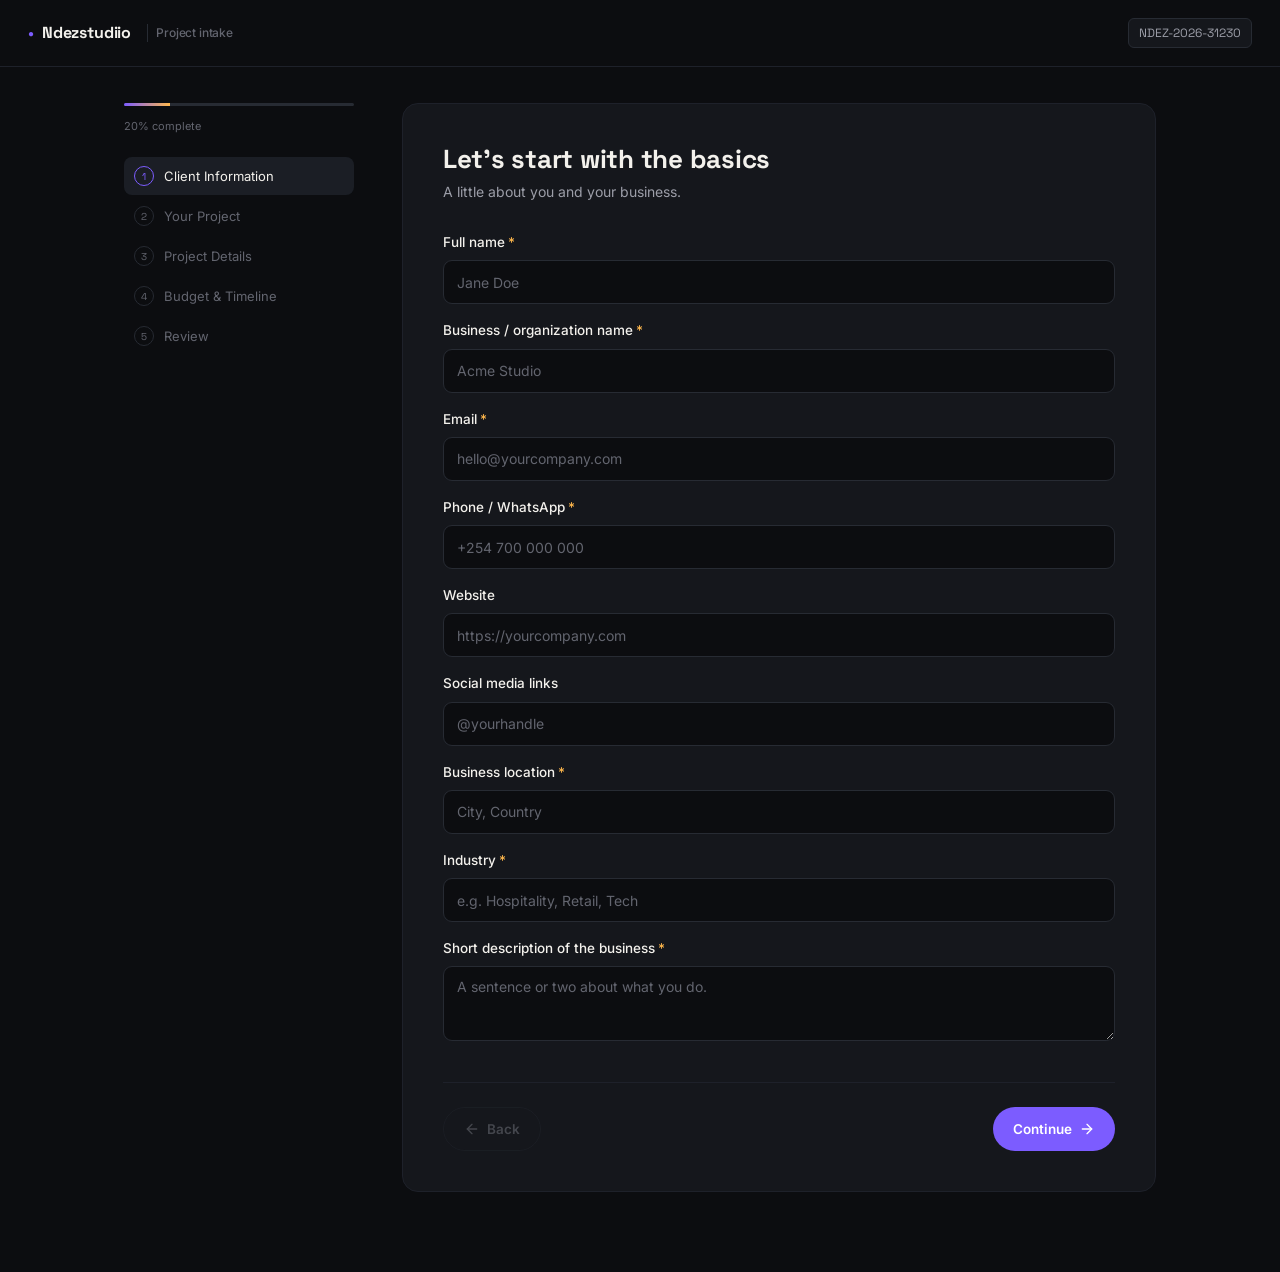
<file: index.html>
<!DOCTYPE html>
<html lang="en">
<head>
<meta charset="UTF-8" />
<meta name="viewport" content="width=device-width, initial-scale=1.0, viewport-fit=cover" />
<meta name="theme-color" content="#0C0D10" />
<title>Ndezstudiio — Project Intake</title>
<link rel="preconnect" href="https://fonts.googleapis.com">
<link rel="preconnect" href="https://fonts.gstatic.com" crossorigin>
<link href="https://fonts.googleapis.com/css2?family=Space+Grotesk:wght@500;600;700&family=Inter:wght@400;500;600&display=swap" rel="stylesheet">
<link rel="stylesheet" href="form-styles.css" />
</head>
<body>

<header class="header">
  <div class="wordmark">
    <span class="wordmark-dot">●</span> Ndezstudiio
    <span class="wordmark-sub">Project intake</span>
  </div>
  <div class="header-right" id="headerRight"></div>
</header>

<main id="app"></main>

<script src="form-script.js" defer></script>
</body>
</html>
</file>
<file: form-styles.css>
/* =========================================================
   THEME TOKENS
   ========================================================= */
:root {
  --bg: #0C0D10;
  --surface: #15171C;
  --surface-raised: #1B1E25;
  --border: #272B33;
  --border-soft: #1E212A;
  --text: #F3F1EC;
  --text-dim: #9C9EA8;
  --text-faint: #63656F;
  --accent: #7C5CFF;
  --accent-soft: rgba(124, 92, 255, 0.14);
  --amber: #FFB84D;
  --success: #4ADE80;
  --danger: #FF6B6B;
  --radius: 16px;
  --radius-sm: 9px;
  --shell-max: 1080px;
  --rail-width: 230px;
}

*, *::before, *::after { box-sizing: border-box; }

html, body {
  margin: 0; padding: 0;
  background: var(--bg); color: var(--text);
  font-family: 'Inter', system-ui, -apple-system, sans-serif;
  font-size: 14px; line-height: 1.5;
  min-height: 100dvh;
  -webkit-font-smoothing: antialiased;
  -webkit-text-size-adjust: 100%;
}

button { font-family: inherit; }
input, textarea, select { font-family: inherit; font-size: 16px; }

.spin { animation: spin 0.9s linear infinite; }
@keyframes spin { to { transform: rotate(360deg); } }
.center-pad { display: flex; justify-content: center; padding: 80px 0; color: var(--text-dim); }

/* =========================================================
   HEADER
   ========================================================= */
.header {
  display: flex; align-items: center; justify-content: space-between;
  gap: 12px; padding: 18px 28px;
  border-bottom: 1px solid var(--border-soft);
  position: sticky; top: 0; z-index: 20;
  background: var(--bg);
}
.wordmark {
  font-family: 'Space Grotesk', sans-serif; font-weight: 700; font-size: 16px;
  display: flex; align-items: center; gap: 8px; letter-spacing: -0.01em;
}
.wordmark-dot { color: var(--accent); font-size: 10px; }
.wordmark-sub {
  font-family: 'Inter', sans-serif; font-weight: 500; font-size: 12px;
  color: var(--text-faint); margin-left: 8px; padding-left: 8px;
  border-left: 1px solid var(--border);
}
.header-right { display: flex; align-items: center; gap: 14px; }
.save-indicator { display: flex; align-items: center; gap: 5px; font-size: 12px; color: var(--text-faint); }
.pid {
  font-family: 'Space Grotesk', sans-serif; font-size: 12px; color: var(--text-dim);
  background: var(--surface); border: 1px solid var(--border);
  padding: 5px 10px; border-radius: 6px; white-space: nowrap;
}

/* =========================================================
   SHELL / LAYOUT
   ========================================================= */
.shell {
  display: flex; max-width: var(--shell-max); margin: 0 auto;
  padding: 36px 24px 80px; gap: 48px; align-items: flex-start;
}
.main { flex: 1; min-width: 0; }
.card {
  background: var(--surface); border: 1px solid var(--border-soft);
  border-radius: var(--radius); padding: 40px;
  animation: fadeIn 0.35s ease;
}
@keyframes fadeIn {
  from { opacity: 0; transform: translateY(6px); }
  to { opacity: 1; transform: none; }
}

/* =========================================================
   PROGRESS RAIL
   ========================================================= */
.rail {
  width: var(--rail-width); flex-shrink: 0;
  position: sticky; top: 96px; align-self: flex-start;
  max-height: calc(100dvh - 120px); overflow-y: auto;
}
.rail-progress { margin-bottom: 22px; }
.rail-progress-track {
  height: 3px; background: var(--border); border-radius: 2px;
  overflow: hidden; margin-bottom: 8px;
}
.rail-progress-fill {
  height: 100%; background: linear-gradient(90deg, var(--accent), var(--amber));
  transition: width 0.35s ease;
}
.rail-progress span { font-size: 11px; color: var(--text-faint); }
.rail-list { list-style: none; margin: 0; padding: 0; display: flex; flex-direction: column; gap: 2px; }
.rail-item {
  cursor: pointer; display: flex; align-items: center; gap: 10px;
  font-size: 13px; padding: 9px 10px; border-radius: 8px;
  color: var(--text-faint); width: 100%; border: none; background: none;
  text-align: left; transition: background 0.15s, color 0.15s;
}
.rail-item:disabled { cursor: default; }
.rail-num {
  width: 20px; height: 20px; border-radius: 50%; border: 1px solid var(--border);
  flex-shrink: 0; display: flex; align-items: center; justify-content: center;
  font-size: 10px; font-family: 'Space Grotesk', sans-serif;
}
.rail-done .rail-num { background: var(--accent); border-color: var(--accent); color: #fff; }
.rail-active { color: var(--text); background: var(--surface-raised); }
.rail-active .rail-num { border-color: var(--accent); color: var(--accent); }
.rail-visited:hover { color: var(--text-dim); background: var(--surface-raised); }

.mobile-progress { display: none; margin-bottom: 18px; }
.mobile-progress-top {
  display: flex; justify-content: space-between; font-size: 12px;
  color: var(--text-dim); margin-bottom: 8px;
  font-family: 'Space Grotesk', sans-serif;
}

/* =========================================================
   TYPOGRAPHY
   ========================================================= */
.step-title {
  font-family: 'Space Grotesk', sans-serif; font-size: 26px; font-weight: 700;
  letter-spacing: -0.01em; margin: 0 0 6px; line-height: 1.2;
}
.step-subtitle { color: var(--text-dim); font-size: 14px; margin: 0 0 30px; }
.section-heading {
  font-family: 'Space Grotesk', sans-serif; font-size: 12px; text-transform: uppercase;
  letter-spacing: 0.06em; color: var(--amber); margin: 30px 0 4px;
}
.field-stack > div:first-child .section-heading { margin-top: 0; }

/* =========================================================
   FIELDS
   ========================================================= */
.field { margin: 16px 0; }
.field-label { display: block; font-size: 13.5px; font-weight: 500; margin-bottom: 8px; color: var(--text); }
.req { color: var(--amber); margin-left: 3px; }
.field-desc { font-size: 12.5px; color: var(--text-faint); margin: -4px 0 8px; }
.field-error { font-size: 12px; color: var(--danger); margin: 6px 0 0; }
.input, .textarea {
  width: 100%; background: var(--bg); border: 1px solid var(--border); color: var(--text);
  border-radius: var(--radius-sm); padding: 11px 13px; font-size: 14px;
  transition: border-color 0.15s; resize: vertical; min-height: 44px;
}
.input:focus, .textarea:focus { outline: none; border-color: var(--accent); }
.input-err { border-color: var(--danger) !important; }
.input::placeholder, .textarea::placeholder { color: var(--text-faint); }

/* =========================================================
   OPTIONS / CHIPS
   ========================================================= */
.option-grid { display: flex; flex-direction: column; gap: 8px; }
.option {
  cursor: pointer; display: flex; align-items: center; gap: 10px;
  border: 1px solid var(--border); border-radius: var(--radius-sm);
  padding: 11px 13px; font-size: 13.5px; color: var(--text-dim);
  background: transparent; text-align: left; width: 100%; min-height: 44px;
  transition: border-color 0.15s, color 0.15s, background 0.15s;
}
.option:hover { border-color: #3A3E4A; }
.option-active { border-color: var(--accent); background: var(--accent-soft); color: var(--text); }
.radio-dot {
  width: 14px; height: 14px; border-radius: 50%; border: 1.5px solid var(--border);
  flex-shrink: 0; position: relative;
}
.radio-dot-active { border-color: var(--accent); }
.radio-dot-active::after {
  content: ''; position: absolute; inset: 3px;
  background: var(--accent); border-radius: 50%;
}

.chip-row { display: flex; flex-wrap: wrap; gap: 8px; }
.chip {
  cursor: pointer; display: flex; align-items: center; gap: 5px;
  border: 1px solid var(--border); border-radius: 999px; padding: 8px 14px;
  font-size: 13px; color: var(--text-dim); background: transparent;
  min-height: 36px; transition: border-color 0.15s, color 0.15s, background 0.15s;
}
.chip:hover { border-color: #3A3E4A; }
.chip-active { border-color: var(--accent); background: var(--accent-soft); color: var(--text); }

/* =========================================================
   FILE UPLOAD
   ========================================================= */
.dropzone {
  display: flex; flex-direction: column; align-items: center; gap: 8px;
  text-align: center; border: 1.5px dashed var(--border); border-radius: 11px;
  padding: 26px 16px; cursor: pointer; color: var(--text-faint);
  font-size: 12.5px; transition: border-color 0.15s, color 0.15s;
}
.dropzone:hover { border-color: var(--accent); color: var(--text-dim); }
.file-list { display: flex; flex-wrap: wrap; gap: 8px; margin-top: 10px; }
.file-chip {
  display: flex; align-items: center; gap: 6px;
  background: var(--surface-raised); border: 1px solid var(--border);
  border-radius: 7px; padding: 6px 10px; font-size: 12px;
  color: var(--text-dim); max-width: 100%;
}
.file-chip span { overflow: hidden; text-overflow: ellipsis; white-space: nowrap; max-width: 160px; }
.file-chip button {
  cursor: pointer; display: flex; color: var(--text-faint);
  background: none; border: none; padding: 0;
}
.file-chip button:hover { color: var(--danger); }

/* =========================================================
   SERVICE CARDS
   ========================================================= */
.service-grid {
  display: grid; grid-template-columns: repeat(auto-fit, minmax(220px, 1fr)); gap: 12px;
}
.service-card {
  cursor: pointer; position: relative; display: flex; flex-direction: column; gap: 4px;
  border: 1px solid var(--border); border-radius: 12px; padding: 18px;
  background: var(--bg); text-align: left; color: var(--text);
  transition: border-color 0.15s, background 0.15s;
}
.service-card:hover { border-color: #3A3E4A; }
.service-card-active { border-color: var(--accent); background: var(--accent-soft); }
.service-icon { font-size: 17px; color: var(--amber); margin-bottom: 4px; }
.service-name { font-family: 'Space Grotesk', sans-serif; font-weight: 600; font-size: 14.5px; }
.service-desc { font-size: 12px; color: var(--text-faint); line-height: 1.4; }
.service-check {
  position: absolute; top: 14px; right: 14px; width: 18px; height: 18px;
  border-radius: 5px; border: 1.5px solid var(--border);
  display: flex; align-items: center; justify-content: center;
  color: #fff; font-size: 11px; font-weight: 700;
}
.service-check-active { background: var(--accent); border-color: var(--accent); }

/* =========================================================
   NAV BUTTONS
   ========================================================= */
.nav {
  display: flex; justify-content: space-between; gap: 12px;
  margin-top: 36px; padding-top: 24px; border-top: 1px solid var(--border-soft);
}
.btn-primary, .btn-ghost {
  cursor: pointer; display: inline-flex; align-items: center; justify-content: center;
  gap: 7px; font-weight: 600; font-size: 13.5px; padding: 11px 20px;
  border-radius: 999px; border: none; min-height: 44px;
  transition: opacity 0.15s, border-color 0.15s, color 0.15s;
}
.btn-primary { background: var(--accent); color: #fff; }
.btn-primary:hover { opacity: 0.9; }
.btn-primary:disabled { opacity: 0.6; cursor: default; }
.btn-ghost {
  border: 1px solid var(--border); color: var(--text-dim); background: transparent;
}
.btn-ghost:hover { border-color: #3A3E4A; color: var(--text); }
.btn-ghost:disabled { opacity: 0.35; cursor: default; }

/* =========================================================
   INFO / CONFIRM CARDS
   ========================================================= */
.info-card {
  max-width: 420px; margin: 60px auto; background: var(--surface);
  border: 1px solid var(--border-soft); border-radius: var(--radius);
  padding: 36px; text-align: center;
  display: flex; flex-direction: column; align-items: center; color: var(--amber);
}
.info-card h2 {
  font-family: 'Space Grotesk', sans-serif; color: var(--text);
  font-size: 20px; margin: 14px 0 6px;
}
.info-card p { color: var(--text-dim); font-size: 13.5px; margin: 0 0 20px; }
.info-meta {
  display: flex; flex-direction: column; gap: 4px; background: var(--bg);
  border: 1px solid var(--border); border-radius: var(--radius-sm);
  padding: 12px 20px; margin-bottom: 22px; width: 100%;
}
.info-meta span {
  font-size: 11px; color: var(--text-faint);
  text-transform: uppercase; letter-spacing: 0.05em;
}
.info-meta strong { font-family: 'Space Grotesk', sans-serif; color: var(--text); font-size: 15px; }
.info-actions { display: flex; gap: 10px; flex-wrap: wrap; justify-content: center; }
.confirm-icon { color: var(--success); }
.confirm-icon.error { color: var(--danger); }

/* =========================================================
   REVIEW
   ========================================================= */
.review-block {
  border: 1px solid var(--border-soft); border-radius: 12px;
  padding: 18px 20px; margin-bottom: 14px;
}
.review-block-head {
  display: flex; justify-content: space-between; align-items: center;
  gap: 12px; margin-bottom: 12px;
}
.review-block-head h3 { font-family: 'Space Grotesk', sans-serif; font-size: 14.5px; margin: 0; }
.edit-btn {
  cursor: pointer; display: flex; align-items: center; gap: 5px;
  font-size: 12px; color: var(--accent); background: none; border: none;
  padding: 0; flex-shrink: 0;
}
.edit-btn:hover { opacity: 0.8; }
.review-row {
  display: flex; justify-content: space-between; gap: 20px;
  padding: 7px 0; border-top: 1px solid var(--border-soft); font-size: 13px;
}
.review-row:first-child { border-top: none; }
.review-row-label { color: var(--text-faint); flex-shrink: 0; max-width: 55%; }
.review-row-value { color: var(--text); text-align: right; word-break: break-word; }
.review-badges { display: flex; flex-wrap: wrap; gap: 8px; }
.review-badge {
  background: var(--accent-soft); color: var(--text);
  border: 1px solid var(--accent); border-radius: 999px;
  padding: 5px 12px; font-size: 12px;
}

/* =========================================================
   RESPONSIVE
   ========================================================= */
@media (max-width: 900px) {
  .shell { gap: 28px; padding: 28px 20px 60px; }
  .card { padding: 28px 22px; }
  :root { --rail-width: 200px; }
}
@media (max-width: 720px) {
  .rail { display: none; }
  .mobile-progress { display: block; }
  .shell { padding: 16px 14px 60px; gap: 0; }
  .card { padding: 22px 16px; border-radius: 14px; }
  .header { padding: 14px 16px; }
  .wordmark { font-size: 15px; }
  .wordmark-sub { display: none; }
  .save-indicator { display: none; }
  .pid { font-size: 11px; padding: 4px 8px; }
  .step-title { font-size: 22px; }
  .step-subtitle { font-size: 13.5px; margin-bottom: 22px; }
  .service-grid { grid-template-columns: 1fr; }
  .nav { margin-top: 28px; padding-top: 20px; }
  .btn-primary, .btn-ghost { padding: 12px 18px; font-size: 13px; flex: 1; }
  .info-card { margin: 30px 0; padding: 26px 20px; }
  .info-actions { width: 100%; }
  .info-actions .btn-primary, .info-actions .btn-ghost { flex: 1; }
  .review-block { padding: 14px; }
  .review-row { flex-direction: column; gap: 4px; }
  .review-row-label { max-width: 100%; font-size: 12px; }
  .review-row-value { text-align: left; }
  .file-chip span { max-width: 120px; }
}
@media (max-width: 380px) {
  .step-title { font-size: 20px; }
  .card { padding: 18px 14px; }
  .chip { font-size: 12px; padding: 7px 12px; }
  .option { font-size: 13px; }
  .btn-primary, .btn-ghost { font-size: 12.5px; padding: 11px 14px; }
}
@media (prefers-reduced-motion: reduce) {
  *, *::before, *::after {
    animation-duration: 0.01ms !important;
    transition-duration: 0.01ms !important;
  }
}
</file>
